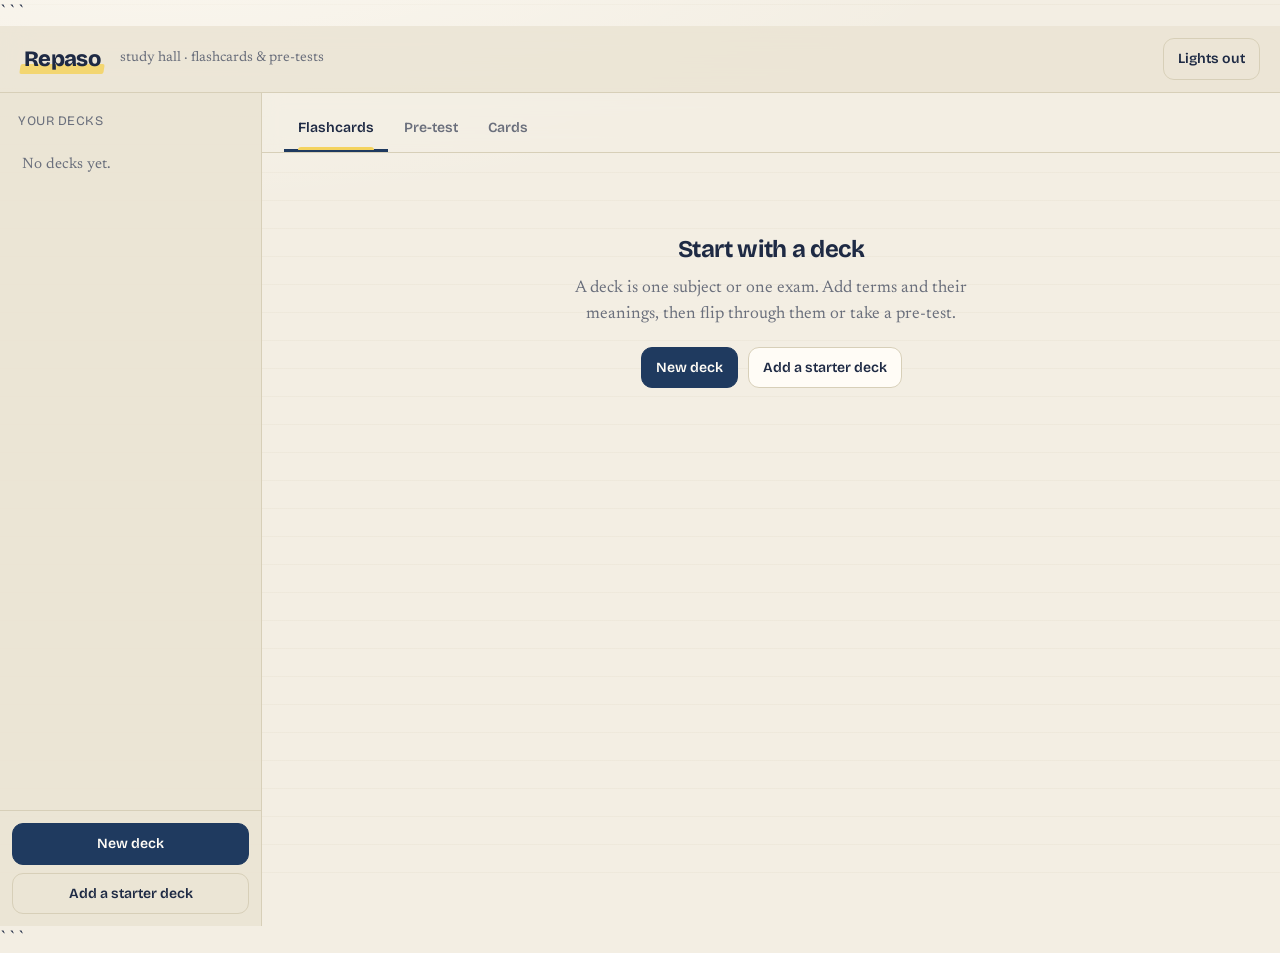
<file: index.html>
```
<!DOCTYPE html>
<html lang="en" data-theme="light">
<head>
<meta charset="utf-8">
<meta name="viewport" content="width=device-width, initial-scale=1, viewport-fit=cover">
<title>Repaso — flashcards and pre-tests</title>
<link rel="preconnect" href="https://fonts.googleapis.com">
<link rel="preconnect" href="https://fonts.gstatic.com" crossorigin>
<link href="https://fonts.googleapis.com/css2?family=Bricolage+Grotesque:opsz,wght@12..96,400;12..96,600;12..96,800&family=Newsreader:ital,opsz,wght@0,6..72,300;0,6..72,400;0,6..72,600;1,6..72,400&display=swap" rel="stylesheet">
<link rel="stylesheet" href="style.css">

</head>
<body>
<div class="app">
  <header class="topbar">
    <button class="btn ghost drawer-btn" id="drawerBtn" aria-label="Show decks">Decks</button>
    <div class="brand">Repaso</div>
    <div class="brand-note">study hall · flashcards &amp; pre-tests</div>
    <div class="spacer"></div>
    <div class="deck-chip" id="deckChip"></div>
    <button class="btn ghost" id="themeBtn" aria-label="Switch theme">Lights</button>
  </header>

  <nav class="sidebar" id="sidebar" aria-label="Decks">
    <div class="side-head"><span>Your decks</span><span id="deckCount"></span></div>
    <ul class="deck-list" id="deckList"></ul>
    <div class="side-foot">
      <button class="btn primary wide" id="newDeckBtn">New deck</button>
      <button class="btn ghost wide" id="sampleDeckBtn">Add a starter deck</button>
    </div>
  </nav>

  <main class="main">
    <div class="tabs" role="tablist" id="tabs">
      <button class="tab" role="tab" data-tab="study" aria-selected="true">Flashcards</button>
      <button class="tab" role="tab" data-tab="test" aria-selected="false">Pre-test</button>
      <button class="tab" role="tab" data-tab="edit" aria-selected="false">Cards</button>
    </div>
    <div class="panel" id="panel"></div>
  </main>
</div>
<div class="overlay" id="overlay"></div>
<div class="sr" id="live" aria-live="polite"></div>


  <script src="script.js"></script>
</body>
</html>
```
</file>
<file: style.css>
:root{
  --canvas:#F3EEE3;
  --panel:#EBE4D4;
  --sheet:#FFFCF6;
  --ink:#1E2A44;
  --ink-soft:#6A6F7C;
  --line:#D7CFB8;
  --rule:#EDE6D4;
  --margin-rule:#C45B4A;
  --pen:#1F3A5F;
  --pen-soft:#D9E3F0;
  --mark:#F4D35E;
  --right:#2F6B4A;
  --right-soft:#DCEBDF;
  --wrong:#B54A3C;
  --wrong-soft:#F3DED8;
  --wash:rgba(255,252,246,.7);
  --radius:16px;
  --ease:cubic-bezier(.22,1,.36,1);
  --ease-out:cubic-bezier(.16,1,.3,1);
  --shadow:0 1px 0 rgba(30,42,68,.06), 0 18px 40px -24px rgba(30,42,68,.35);
  box-sizing:border-box;
  padding-top:env(safe-area-inset-top,0px);
  padding-bottom:env(safe-area-inset-bottom,0px);
  color-scheme:light;
}
:root[data-theme="dark"]{
  --canvas:#15181C;
  --panel:#1C2128;
  --sheet:#232A33;
  --ink:#E8E6DE;
  --ink-soft:#9AA1AB;
  --line:#3A4450;
  --rule:#2C3440;
  --margin-rule:#C56B5C;
  --pen:#E8E6DE;
  --pen-soft:#2C3642;
  --mark:#C9A227;
  --right:#7DCF9A;
  --right-soft:#24352C;
  --wrong:#E08A7A;
  --wrong-soft:#3A2A28;
  --wash:rgba(28,33,40,.55);
  --shadow:0 1px 0 rgba(0,0,0,.45), 0 18px 40px -22px rgba(0,0,0,.85);
  color-scheme:dark;
}
*,*::before,*::after{box-sizing:border-box}
html{height:100%;scroll-padding-top:env(safe-area-inset-top,0px)}
body{
  height:100%;margin:0;color:var(--ink);
  font-family:"Newsreader",Georgia,"Times New Roman",serif;
  font-size:17px;line-height:1.55;-webkit-font-smoothing:antialiased;
  background-color:var(--canvas);
  background-image:
    radial-gradient(1200px 420px at 12% -10%, var(--wash), transparent 70%),
    repeating-linear-gradient(0deg, transparent, transparent 27px, color-mix(in srgb, var(--line) 35%, transparent) 28px);
  background-attachment:fixed;
  transition:background-color .45s var(--ease), color .35s var(--ease);
}
button,input,textarea,select{font:inherit;color:inherit}
button{cursor:pointer}
:focus-visible{outline:2.5px solid var(--pen);outline-offset:2px;border-radius:6px}
h1,h2,h3,.ui{font-family:"Bricolage Grotesque",system-ui,-apple-system,"Segoe UI",sans-serif}
h1,h2,h3{margin:0;letter-spacing:-.015em}

@keyframes fadeUp{
  from{opacity:0;transform:translateY(14px)}
  to{opacity:1;transform:none}
}
@keyframes fadeIn{
  from{opacity:0}
  to{opacity:1}
}
@keyframes popIn{
  from{opacity:0;transform:scale(.96) translateY(8px)}
  to{opacity:1;transform:none}
}
@keyframes toastIn{
  from{opacity:0;transform:translate(-50%, 16px) scale(.96)}
  to{opacity:1;transform:translate(-50%, 0) scale(1)}
}
@keyframes toastOut{
  to{opacity:0;transform:translate(-50%, 10px) scale(.98)}
}
@keyframes inkGrow{
  from{transform:scaleX(.4);opacity:.4}
}
@keyframes pulseSoft{
  0%,100%{box-shadow:var(--shadow)}
  50%{box-shadow:0 1px 0 rgba(30,42,68,.08), 0 22px 48px -18px color-mix(in srgb, var(--pen) 28%, transparent)}
}

/* ---------- shell ---------- */
.app{display:grid;grid-template-columns:262px 1fr;grid-template-rows:auto 1fr;height:100%;min-height:0}
.topbar{
  grid-column:1/-1;display:flex;align-items:center;gap:14px;
  padding:12px 20px;background:color-mix(in srgb, var(--panel) 88%, transparent);
  backdrop-filter:blur(14px);-webkit-backdrop-filter:blur(14px);
  border-bottom:1px solid var(--line);
  position:sticky;top:env(safe-area-inset-top,0px);z-index:30;
}
.brand{font-family:"Bricolage Grotesque",sans-serif;font-weight:800;font-size:22px;letter-spacing:-.03em;position:relative;padding:0 4px}
.brand::after{
  content:"";position:absolute;left:0;right:0;bottom:2px;height:10px;
  background:var(--mark);opacity:.85;z-index:-1;transform:skewX(-9deg);
  border-radius:2px;transition:transform .4s var(--ease), opacity .3s ease;
}
.brand:hover::after{transform:skewX(-9deg) scaleX(1.06)}
.brand-note{font-size:14px;color:var(--ink-soft);margin-left:2px}
.topbar .spacer{flex:1}
.deck-chip{font-family:"Bricolage Grotesque",sans-serif;font-size:13px;color:var(--ink-soft);text-align:right;line-height:1.3;transition:opacity .25s ease}
.deck-chip b{display:block;font-size:15px;color:var(--ink);font-weight:600}
.drawer-btn{display:none}

/* ---------- sidebar ---------- */
.sidebar{
  background:color-mix(in srgb, var(--panel) 92%, transparent);
  border-right:1px solid var(--line);
  display:flex;flex-direction:column;min-height:0;
}
.side-head{padding:18px 18px 8px;font-family:"Bricolage Grotesque",sans-serif;font-size:13px;color:var(--ink-soft);display:flex;justify-content:space-between;align-items:baseline;letter-spacing:.04em;text-transform:uppercase}
.deck-list{flex:1;overflow-y:auto;padding:0 10px 10px;margin:0;list-style:none}
.deck-list li{animation:fadeUp .45s var(--ease-out) both}
.deck-list li:nth-child(1){animation-delay:.02s}
.deck-list li:nth-child(2){animation-delay:.05s}
.deck-list li:nth-child(3){animation-delay:.08s}
.deck-list li:nth-child(4){animation-delay:.11s}
.deck-list li:nth-child(n+5){animation-delay:.14s}
.deck-item{
  display:block;width:100%;text-align:left;background:none;border:0;
  padding:10px 12px 10px 14px;border-radius:12px;border-left:3px solid transparent;
  font-family:"Bricolage Grotesque",sans-serif;font-size:15px;
  transition:background .25s var(--ease), border-color .25s var(--ease), transform .25s var(--ease);
}
.deck-item:hover{background:var(--sheet);transform:translateX(2px)}
.deck-item[aria-current="true"]{background:var(--pen-soft);border-left-color:var(--pen)}
.deck-item .meta{display:block;font-size:12px;color:var(--ink-soft);font-family:"Bricolage Grotesque",sans-serif}
.side-foot{padding:12px;border-top:1px solid var(--line);display:grid;gap:8px}

/* ---------- buttons ---------- */
.btn{
  font-family:"Bricolage Grotesque",sans-serif;font-size:14px;font-weight:600;
  background:var(--sheet);color:var(--ink);border:1px solid var(--line);
  padding:9px 14px;border-radius:11px;
  transition:background .22s var(--ease), border-color .22s var(--ease), transform .22s var(--ease), box-shadow .22s var(--ease), filter .22s ease, color .22s ease;
}
.btn:hover{border-color:var(--pen);transform:translateY(-1px);box-shadow:0 8px 18px -14px color-mix(in srgb, var(--pen) 55%, transparent)}
.btn:active{transform:translateY(0) scale(.98)}
.btn.primary{background:var(--pen);color:var(--sheet);border-color:var(--pen)}
.btn.primary:hover{filter:brightness(1.08)}
.btn.ghost{background:transparent}
.btn.danger{color:var(--wrong);border-color:transparent}
.btn.danger:hover{border-color:var(--wrong);background:var(--wrong-soft)}
.btn[disabled]{opacity:.45;cursor:not-allowed;transform:none;box-shadow:none}
.btn.wide{width:100%}

/* ---------- main ---------- */
.main{min-width:0;min-height:0;overflow-y:auto;display:flex;flex-direction:column}
.tabs{
  display:flex;gap:2px;padding:14px 22px 0;border-bottom:1px solid var(--line);
  background:color-mix(in srgb, var(--canvas) 82%, transparent);
  backdrop-filter:blur(10px);position:sticky;top:0;z-index:20;
}
.tab{
  font-family:"Bricolage Grotesque",sans-serif;font-size:14px;font-weight:600;
  background:none;border:0;padding:10px 14px;border-bottom:3px solid transparent;color:var(--ink-soft);
  position:relative;transition:color .25s var(--ease);
}
.tab:hover{color:var(--ink)}
.tab[aria-selected="true"]{color:var(--ink);border-bottom-color:var(--pen)}
.tab[aria-selected="true"]::after{
  content:"";position:absolute;left:14px;right:14px;bottom:-1px;height:3px;
  background:var(--mark);border-radius:99px 99px 0 0;animation:inkGrow .35s var(--ease);
  transform-origin:left center;
}
.panel{padding:26px 22px 60px;max-width:820px;width:100%;margin:0 auto;flex:1}
.panel.is-enter > *{animation:fadeUp .5s var(--ease-out) both}
.panel.is-enter > *:nth-child(2){animation-delay:.05s}
.panel.is-enter > *:nth-child(3){animation-delay:.1s}
.panel.is-enter > *:nth-child(4){animation-delay:.14s}
.panel.is-enter > *:nth-child(n+5){animation-delay:.18s}

/* ---------- flashcard ---------- */
.stage{perspective:1600px;margin:8px 0 18px}
.card{
  position:relative;width:100%;min-height:330px;
  transform-style:preserve-3d;transition:transform .62s var(--ease);
  border:0;background:none;padding:0;display:block;
}
.card.is-flipped{transform:rotateY(180deg)}
.card:hover .face{box-shadow:0 1px 0 rgba(30,42,68,.06), 0 24px 44px -20px color-mix(in srgb, var(--pen) 32%, transparent)}
.face{
  position:absolute;inset:0;backface-visibility:hidden;-webkit-backface-visibility:hidden;
  background:var(--sheet);border:1px solid var(--line);border-radius:var(--radius);box-shadow:var(--shadow);
  display:flex;flex-direction:column;align-items:center;justify-content:center;
  padding:38px 34px 38px 62px;text-align:center;overflow:hidden;
  transition:box-shadow .35s var(--ease);
}
.face::before{
  content:"";position:absolute;inset:0;pointer-events:none;
  background:repeating-linear-gradient(to bottom,transparent 0 31px,var(--rule) 31px 32px);
  opacity:.75;
}
.face::after{content:"";position:absolute;top:0;bottom:0;left:46px;width:1.5px;background:var(--margin-rule);opacity:.7}
.face.back{transform:rotateY(180deg)}
.face-label{
  position:absolute;top:14px;right:18px;font-family:"Bricolage Grotesque",sans-serif;
  font-size:12px;color:var(--ink-soft);letter-spacing:.08em;text-transform:uppercase;
}
.term{font-size:clamp(26px,4.6vw,40px);font-weight:600;line-height:1.2;position:relative;z-index:1;max-width:22ch}
.term .swipe{
  background:linear-gradient(var(--mark),var(--mark)) no-repeat center 78%/100% 38%;
  padding:0 .12em;border-radius:3px;
  background-size:100% 38%;
  animation:fadeIn .4s var(--ease);
}
.definition{font-size:clamp(18px,2.6vw,23px);line-height:1.5;max-width:40ch;position:relative;z-index:1}
.flip-hint{position:absolute;bottom:14px;left:0;right:0;font-family:"Bricolage Grotesque",sans-serif;font-size:12px;color:var(--ink-soft);letter-spacing:.01em}
.explainer{margin-top:14px;font-size:15px;color:var(--ink-soft);max-width:44ch;position:relative;z-index:1;text-align:left;line-height:1.5}

.controls{display:flex;align-items:center;gap:10px;flex-wrap:wrap;justify-content:center}
.controls .grow{flex:1;min-width:8px}
.counter{font-family:"Bricolage Grotesque",sans-serif;font-size:14px;color:var(--ink-soft);min-width:78px;text-align:center}
.meter{height:8px;border-radius:99px;background:var(--line);overflow:hidden;margin:16px 0 6px}
.meter i{display:block;height:100%;background:linear-gradient(90deg, var(--pen), color-mix(in srgb, var(--mark) 70%, var(--pen)));border-radius:99px;transition:width .55s var(--ease)}
.meter-label{font-family:"Bricolage Grotesque",sans-serif;font-size:13px;color:var(--ink-soft);display:flex;justify-content:space-between}

/* ---------- editor ---------- */
.row{display:flex;gap:10px;flex-wrap:wrap;align-items:center}
.card-row{
  display:grid;grid-template-columns:1fr 1fr auto;gap:10px;align-items:start;
  padding:10px;border:1px solid var(--line);border-radius:12px;background:var(--sheet);margin-bottom:8px;
  transition:border-color .22s var(--ease), transform .22s var(--ease), box-shadow .22s var(--ease);
  animation:fadeUp .4s var(--ease-out) both;
}
.card-row:hover{border-color:color-mix(in srgb, var(--pen) 45%, var(--line));transform:translateY(-1px);box-shadow:var(--shadow)}
.card-row textarea{
  width:100%;min-height:52px;resize:vertical;background:transparent;border:1px solid transparent;
  border-radius:8px;padding:6px 8px;font-size:16px;transition:border-color .2s ease, background .2s ease;
}
.card-row textarea:hover{border-color:var(--line)}
.card-row textarea:focus{border-color:var(--pen);outline:none;background:var(--canvas)}
.card-row .known-dot{width:9px;height:9px;border-radius:50%;background:var(--line);margin:14px 0 0;transition:background .3s ease, transform .3s var(--ease)}
.card-row.known .known-dot{background:var(--right);transform:scale(1.15)}
.icon-btn{background:none;border:0;color:var(--ink-soft);padding:8px;border-radius:8px;font-size:15px;transition:color .2s ease, background .2s ease, transform .2s ease}
.icon-btn:hover{color:var(--wrong);background:var(--wrong-soft);transform:rotate(8deg)}
.box{background:var(--sheet);border:1px solid var(--line);border-radius:var(--radius);padding:18px;margin:0 0 20px;box-shadow:var(--shadow);transition:border-color .25s ease}
.box h3{font-size:16px;margin-bottom:6px}
.box p{margin:0 0 12px;color:var(--ink-soft);font-size:15px}
textarea.notes{width:100%;min-height:130px;border:1px solid var(--line);border-radius:10px;padding:12px;background:var(--canvas);font-size:16px;resize:vertical;transition:border-color .22s ease, box-shadow .22s ease}
textarea.notes:focus{outline:none;border-color:var(--pen);box-shadow:0 0 0 4px var(--pen-soft)}
.field{display:grid;gap:5px;margin-bottom:12px}
.field label{font-family:"Bricolage Grotesque",sans-serif;font-size:13px;color:var(--ink-soft)}
.field input,.field select{border:1px solid var(--line);border-radius:10px;padding:10px 12px;background:var(--canvas);width:100%;transition:border-color .22s ease, box-shadow .22s ease}
.field input:focus,.field select:focus{outline:none;border-color:var(--pen);box-shadow:0 0 0 4px var(--pen-soft)}

/* ---------- pre-test ---------- */
.chips{display:flex;gap:8px;flex-wrap:wrap}
.chip{
  font-family:"Bricolage Grotesque",sans-serif;font-size:14px;padding:8px 13px;border-radius:99px;
  border:1px solid var(--line);background:var(--sheet);
  transition:background .22s var(--ease), border-color .22s var(--ease), transform .22s var(--ease), color .22s ease;
}
.chip:hover{transform:translateY(-1px);border-color:var(--pen)}
.chip[aria-pressed="true"]{background:var(--pen-soft);border-color:var(--pen);color:var(--ink)}
.q-prompt{font-size:clamp(21px,3.2vw,28px);line-height:1.35;margin:6px 0 20px;max-width:34ch}
.q-kind{font-family:"Bricolage Grotesque",sans-serif;font-size:13px;color:var(--ink-soft);margin-bottom:4px;letter-spacing:.06em;text-transform:uppercase}
.options{display:grid;gap:9px;margin-bottom:16px}
.option{
  text-align:left;background:var(--sheet);border:1px solid var(--line);border-radius:12px;
  padding:13px 16px;font-size:17px;display:flex;gap:11px;align-items:baseline;
  transition:border-color .22s var(--ease), background .22s var(--ease), transform .22s var(--ease), box-shadow .22s var(--ease);
  animation:fadeUp .42s var(--ease-out) both;
}
.option:nth-child(1){animation-delay:.04s}
.option:nth-child(2){animation-delay:.09s}
.option:nth-child(3){animation-delay:.14s}
.option:nth-child(4){animation-delay:.19s}
.option:hover:not([disabled]){border-color:var(--pen);transform:translateX(4px);box-shadow:var(--shadow)}
.option .key{font-family:"Bricolage Grotesque",sans-serif;font-size:13px;color:var(--ink-soft);min-width:14px}
.option.picked{border-color:var(--pen);background:var(--pen-soft)}
.option.correct{border-color:var(--right);background:var(--right-soft)}
.option.incorrect{border-color:var(--wrong);background:var(--wrong-soft)}
.option[disabled]{cursor:default;opacity:1;transform:none}
.verdict{font-family:"Bricolage Grotesque",sans-serif;font-size:15px;font-weight:600;margin:4px 0 14px;display:flex;gap:8px;align-items:baseline;flex-wrap:wrap;animation:popIn .4s var(--ease)}
.verdict.ok{color:var(--right)}
.verdict.no{color:var(--wrong)}
.verdict span{font-family:"Newsreader",serif;font-weight:400;color:var(--ink);font-size:17px}
.answer-input{width:100%;border:1px solid var(--line);border-radius:12px;padding:14px 16px;background:var(--sheet);font-size:19px;margin-bottom:14px;transition:border-color .22s ease, box-shadow .22s ease}
.answer-input:focus{outline:none;border-color:var(--pen);box-shadow:0 0 0 4px var(--pen-soft)}
.score{font-family:"Bricolage Grotesque",sans-serif;font-size:clamp(46px,9vw,74px);font-weight:800;line-height:1;letter-spacing:-.04em;animation:popIn .55s var(--ease)}
.score small{font-size:20px;font-weight:400;color:var(--ink-soft);letter-spacing:0}
.review{border-top:1px solid var(--line);padding:14px 0;display:grid;gap:4px;animation:fadeUp .4s var(--ease-out) both}
.review .r-term{font-weight:600}
.review .r-yours{font-size:15px;color:var(--wrong)}
.review .r-def{font-size:16px;color:var(--ink-soft)}

/* ---------- misc ---------- */
.empty{text-align:center;padding:52px 18px;color:var(--ink-soft);animation:fadeUp .5s var(--ease-out)}
.empty h2{font-size:24px;color:var(--ink);margin-bottom:8px}
.empty p{max-width:42ch;margin:0 auto 18px}
.toast{
  position:fixed;left:50%;transform:translateX(-50%);bottom:calc(22px + env(safe-area-inset-bottom,0px));
  background:var(--ink);color:var(--canvas);padding:11px 18px;border-radius:99px;
  font-family:"Bricolage Grotesque",sans-serif;font-size:14px;z-index:90;max-width:90vw;text-align:center;
  animation:toastIn .4s var(--ease) both;box-shadow:var(--shadow);
}
.toast.is-out{animation:toastOut .28s ease forwards}
.sr{position:absolute;width:1px;height:1px;overflow:hidden;clip:rect(0 0 0 0);white-space:nowrap}
.overlay{
  display:block;position:fixed;inset:0;background:rgba(20,28,40,.42);z-index:50;
  opacity:0;pointer-events:none;visibility:hidden;
  transition:opacity .32s var(--ease), visibility .32s var(--ease);
}
body.drawer .overlay{opacity:1;pointer-events:auto;visibility:visible}
@media (min-width:861px){
  .overlay{display:none}
}
@media (max-width:860px){
  .app{grid-template-columns:1fr}
  .sidebar{
    position:fixed;top:0;bottom:0;left:0;width:272px;z-index:60;transform:translateX(-102%);
    transition:transform .38s var(--ease);padding-top:env(safe-area-inset-top,0px);
    box-shadow:18px 0 40px -28px rgba(30,42,68,.45);
  }
  body.drawer .sidebar{transform:none}
  .drawer-btn{display:inline-block}
  .panel{padding:20px 16px 70px}
  .tabs{padding:12px 12px 0;overflow-x:auto}
  .card-row{grid-template-columns:1fr auto}
  .face{padding:34px 22px 34px 52px}
}
@media (prefers-reduced-motion:reduce){
  *,*::before,*::after{transition-duration:.01ms !important;animation-duration:.01ms !important;animation-delay:0s !important}
}
</file>
